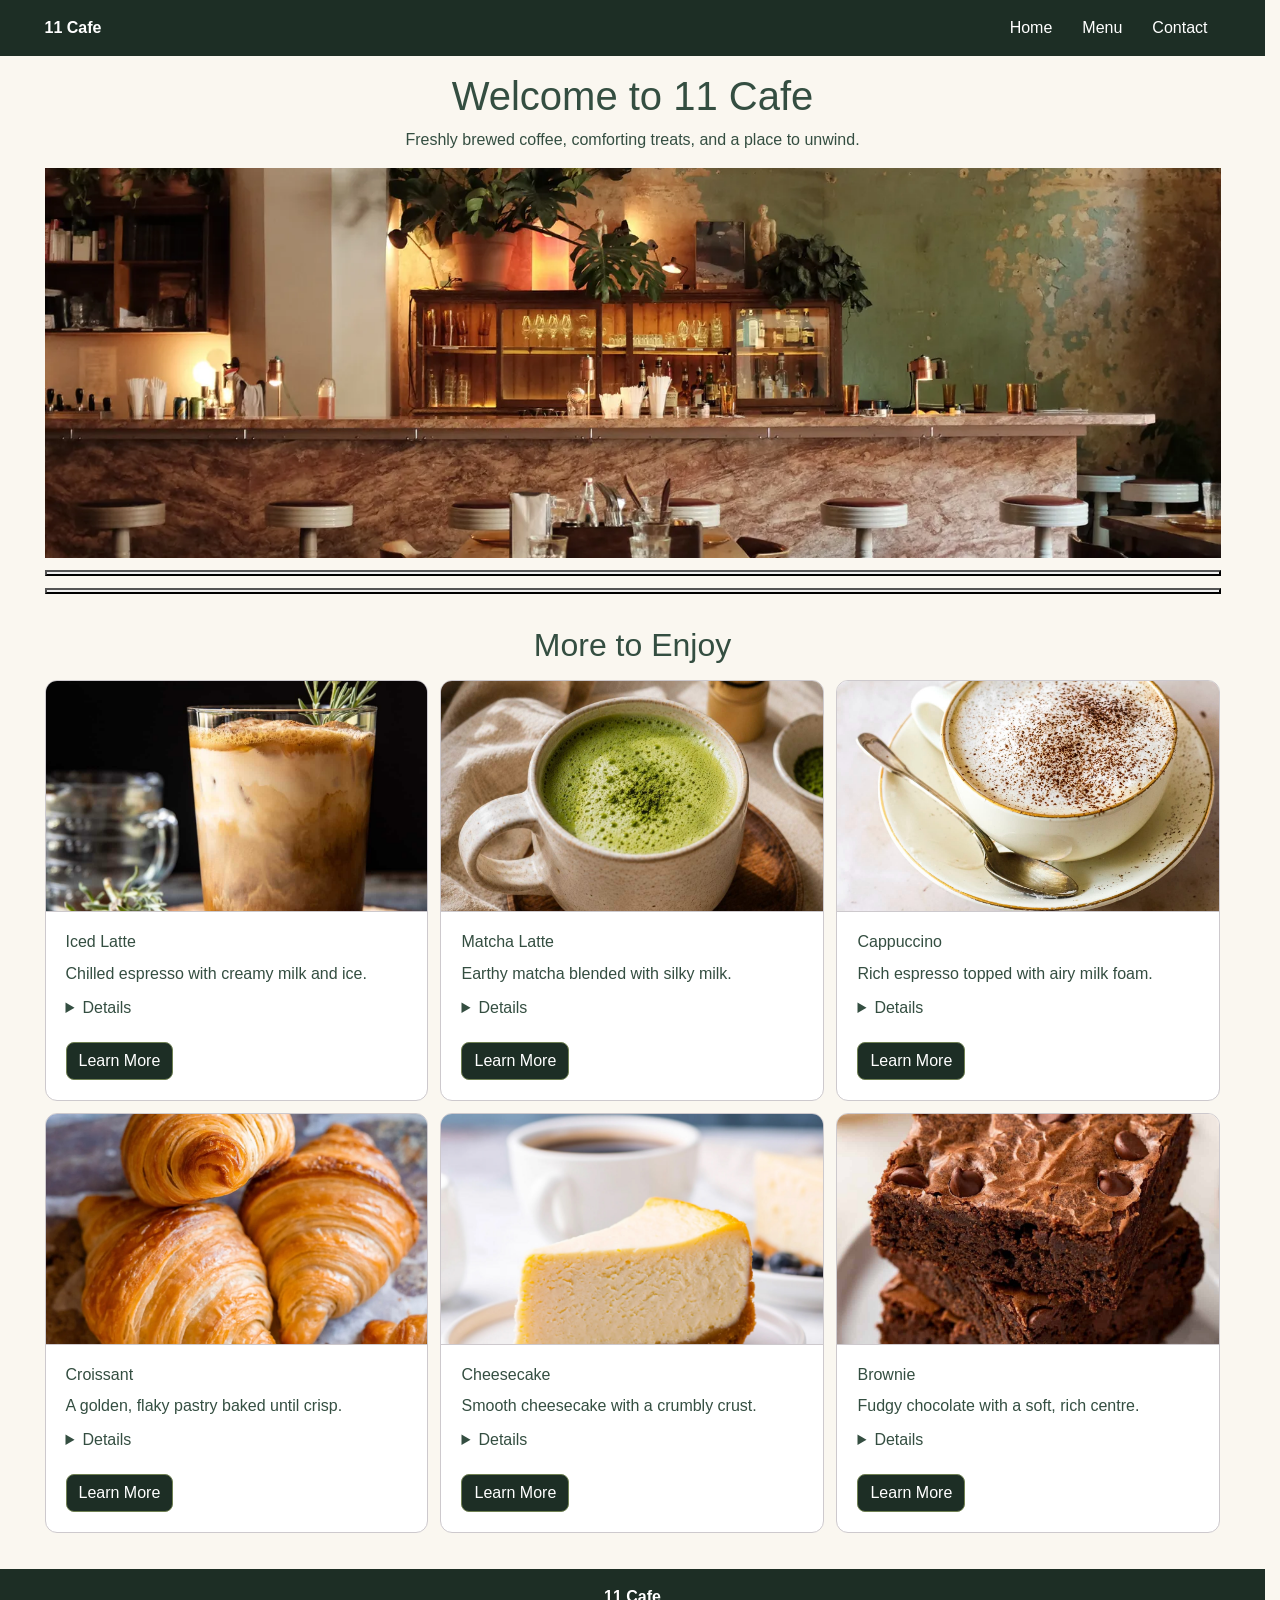
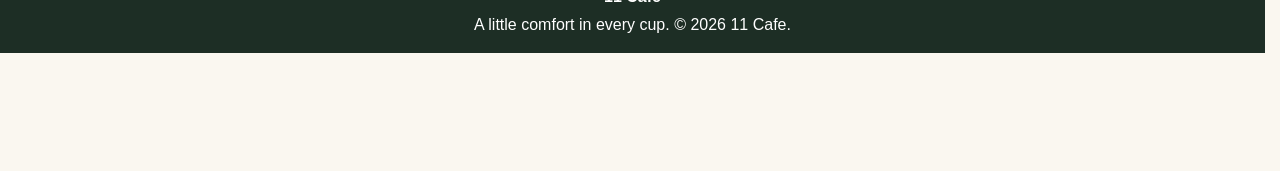
<file: index.html>
<!DOCTYPE html>
<html lang="en">
<head>
  <meta charset="UTF-8">
  <meta name="viewport" content="width=device-width, initial-scale=1">
  <title>Home | 11 Cafe</title>
  <link rel="stylesheet" href="css/bootstrap.min.css">
  <link rel="stylesheet" href="css/style.css">
</head>

<body>

  <!-- Navigation -->
  <header>
    <nav class="navbar md:navbar-expand bg-1"
         aria-label="Main navigation">
      <div class="container">
        <a class="navbar-brand fw-bold" href="index.html">
          11 Cafe
        </a>

        <button class="navbar-toggler" type="button"
          data-bs-toggle="drawer"
          data-bs-target="#siteMenu"
          aria-controls="siteMenu"
          aria-label="Open navigation menu">
          <span class="navbar-toggler-icon"></span>
        </button>

        <div class="drawer drawer-end md:drawer-static"
             id="siteMenu" tabindex="-1"
             aria-labelledby="menuTitle">

          <div class="drawer-header">
            <h2 class="drawer-title" id="menuTitle">Menu</h2>
            <button class="btn-close" type="button"
              data-bs-dismiss="drawer"
              aria-label="Close menu"></button>
          </div>

          <div class="drawer-body">
            <ul class="navbar-nav ms-auto">
              <li class="nav-item">
                <a class="nav-link active"
                   aria-current="page" href="index.html">
                  Home
                </a>
              </li>
              <li class="nav-item">
                <a class="nav-link" href="#menu">Menu</a>
              </li>
              <li class="nav-item">
                <a class="nav-link" href="contact.html">
                  Contact
                </a>
              </li>
            </ul>
          </div>
        </div>
      </div>
    </nav>
  </header>

  <main>

    <!-- Carousel Section -->
    <section class="container py-5">
      <h1 class="text-center mb-3">
        Welcome to 11 Cafe
      </h1>
      <p class="text-center mb-5">
        Freshly brewed coffee, comforting treats,
        and a place to unwind.
      </p>

      <div id="cafeCarousel" class="carousel"
           aria-label="Featured cafe images">

        <div class="carousel-inner">

          <!-- Slide 1 -->
          <div class="carousel-item active">
            <img src="images/cafe.jpg"
                 class="d-block w-100 hero-image"
                 alt="Cozy cafe atmosphere with a welcoming interior">
          </div>

          <!-- Slide 2 -->
          <div class="carousel-item">
            <img src="images/Matcha Latte.jpg"
                 class="d-block w-100 hero-image"
                 alt="Green matcha latte served in a ceramic cup">
          </div>

          <!-- Slide 3 -->
          <div class="carousel-item">
            <img src="images/Cappuccino.jpg"
                 class="d-block w-100 hero-image"
                 alt="Cappuccino topped with milk foam and cocoa powder">
          </div>

        </div>

        <button class="carousel-control-prev" type="button"
                data-bs-target="#cafeCarousel"
                data-bs-slide="prev"
                aria-label="Previous slide">
          <span class="carousel-control-prev-icon"
                aria-hidden="true"></span>
        </button>

        <button class="carousel-control-next" type="button"
                data-bs-target="#cafeCarousel"
                data-bs-slide="next"
                aria-label="Next slide">
          <span class="carousel-control-next-icon"
                aria-hidden="true"></span>
        </button>
      </div>
    </section>

    <!-- Menu Cards -->
    <section class="container py-5" id="menu"
             aria-labelledby="menuHeading">

      <h2 class="text-center mb-5" id="menuHeading">
        More to Enjoy
      </h2>

      <div class="row g-4">

        <!-- Card 1: Iced Latte -->
        <div class="col-12 md:col-6 lg:col-4">
          <article class="card h-100">
            <img src="images/Iced Latte.jpg"
                 class="card-img-top product-image"
                 alt="Iced latte in a glass">
            <div class="card-body">
              <h3 class="card-title h5">Iced Latte</h3>
              <p class="card-text">
                Chilled espresso with creamy milk and ice.
              </p>
              <div class="accordion mb-4">
                <details>
                  <summary>Details</summary>
                  <div class="accordion-body">
                    Made with espresso, fresh milk, and ice.
                    Oat milk is available.
                  </div>
                </details>
              </div>
              <button class="btn-solid theme-primary"
                      type="button"
                      data-bs-toggle="dialog"
                      data-bs-target="#productDialog1">
                Learn More
              </button>
            </div>
          </article>
        </div>

        <!-- Card 2: Matcha Latte -->
        <div class="col-12 md:col-6 lg:col-4">
          <article class="card h-100">
            <img src="images/Matcha Latte.jpg"
                 class="card-img-top product-image"
                 alt="Matcha latte in a cup">
            <div class="card-body">
              <h3 class="card-title h5">Matcha Latte</h3>
              <p class="card-text">
                Earthy matcha blended with silky milk.
              </p>
              <div class="accordion mb-4">
                <details>
                  <summary>Details</summary>
                  <div class="accordion-body">
                    Prepared with matcha powder and milk.
                    Available hot or iced.
                  </div>
                </details>
              </div>
              <button class="btn-solid theme-primary"
                      type="button"
                      data-bs-toggle="dialog"
                      data-bs-target="#productDialog2">
                Learn More
              </button>
            </div>
          </article>
        </div>

        <!-- Card 3: Cappuccino -->
        <div class="col-12 md:col-6 lg:col-4">
          <article class="card h-100">
            <img src="images/Cappuccino.jpg"
                 class="card-img-top product-image"
                 alt="Cappuccino topped with milk foam and cocoa powder">
            <div class="card-body">
              <h3 class="card-title h5">Cappuccino</h3>
              <p class="card-text">
                Rich espresso topped with airy milk foam.
              </p>
              <div class="accordion mb-4">
                <details>
                  <summary>Details</summary>
                  <div class="accordion-body">
                    Espresso, steamed milk, and foam.
                  </div>
                </details>
              </div>
              <button class="btn-solid theme-primary"
                      type="button"
                      data-bs-toggle="dialog"
                      data-bs-target="#productDialog3">
                Learn More
              </button>
            </div>
          </article>
        </div>

        <!-- Card 4: Croissant -->
        <div class="col-12 md:col-6 lg:col-4">
          <article class="card h-100">
            <img src="images/Croissant.jpg"
                 class="card-img-top product-image"
                 alt="Golden brown croissant with flaky layers">
            <div class="card-body">
              <h3 class="card-title h5">Croissant</h3>
              <p class="card-text">
                A golden, flaky pastry baked until crisp.
              </p>
              <div class="accordion mb-4">
                <details>
                  <summary>Details</summary>
                  <div class="accordion-body">
                    Made with wheat flour, butter, and milk.
                    Contains gluten and dairy.
                  </div>
                </details>
              </div>
              <button class="btn-solid theme-primary"
                      type="button"
                      data-bs-toggle="dialog"
                      data-bs-target="#productDialog4">
                Learn More
              </button>
            </div>
          </article>
        </div>

        <!-- Card 5: Cheesecake -->
        <div class="col-12 md:col-6 lg:col-4">
          <article class="card h-100">
            <img src="images/Cheesecake.jpg"
                 class="card-img-top product-image"
                 alt="Slice of creamy cheesecake on a plate">
            <div class="card-body">
              <h3 class="card-title h5">Cheesecake</h3>
              <p class="card-text">
                Smooth cheesecake with a crumbly crust.
              </p>
              <div class="accordion mb-4">
                <details>
                  <summary>Details</summary>
                  <div class="accordion-body">
                    Made with cream cheese, eggs,
                    and a biscuit crust.
                  </div>
                </details>
              </div>
              <button class="btn-solid theme-primary"
                      type="button"
                      data-bs-toggle="dialog"
                      data-bs-target="#productDialog5">
                Learn More
              </button>
            </div>
          </article>
        </div>

        <!-- Card 6: Brownie -->
        <div class="col-12 md:col-6 lg:col-4">
          <article class="card h-100">
            <img src="images/Brownie.jpg"
                 class="card-img-top product-image"
                 alt="Stack of chocolate brownies on a white plate">
            <div class="card-body">
              <h3 class="card-title h5">Brownie</h3>
              <p class="card-text">
                Fudgy chocolate with a soft, rich centre.
              </p>
              <div class="accordion mb-4">
                <details>
                  <summary>Details</summary>
                  <div class="accordion-body">
                    Made with chocolate, cocoa,
                    butter, and flour.
                  </div>
                </details>
              </div>
              <button class="btn-solid theme-primary"
                      type="button"
                      data-bs-toggle="dialog"
                      data-bs-target="#productDialog6">
                Learn More
              </button>
            </div>
          </article>
        </div>

      </div>
    </section>
  </main>

  <!-- Product Dialogs -->

  <dialog class="dialog" id="productDialog1"
          aria-labelledby="dialogTitle1">
    <div class="dialog-header">
      <h2 class="dialog-title h4" id="dialogTitle1">
        Iced Latte
      </h2>
      <button class="btn-close" type="button"
              data-bs-dismiss="dialog"
              aria-label="Close dialog"></button>
    </div>
    <div class="dialog-body">
      <p>Our iced latte combines freshly brewed espresso
         with cold milk for a smooth, refreshing drink.</p>
    </div>
    <div class="dialog-footer">
      <button class="btn-solid theme-primary" type="button"
              data-bs-dismiss="dialog">Close</button>
    </div>
  </dialog>

  <dialog class="dialog" id="productDialog2"
          aria-labelledby="dialogTitle2">
    <div class="dialog-header">
      <h2 class="dialog-title h4" id="dialogTitle2">
        Matcha Latte
      </h2>
      <button class="btn-close" type="button"
              data-bs-dismiss="dialog"
              aria-label="Close dialog"></button>
    </div>
    <div class="dialog-body">
      <p>Enjoy the gentle, grassy flavour of matcha,
         freshly whisked and blended with milk.</p>
    </div>
    <div class="dialog-footer">
      <button class="btn-solid theme-primary" type="button"
              data-bs-dismiss="dialog">Close</button>
    </div>
  </dialog>

  <dialog class="dialog" id="productDialog3"
          aria-labelledby="dialogTitle3">
    <div class="dialog-header">
      <h2 class="dialog-title h4" id="dialogTitle3">
        Cappuccino
      </h2>
      <button class="btn-close" type="button"
              data-bs-dismiss="dialog"
              aria-label="Close dialog"></button>
    </div>
    <div class="dialog-body">
      <p>A classic cappuccino balances bold espresso,
         steamed milk, and delicate foam.</p>
    </div>
    <div class="dialog-footer">
      <button class="btn-solid theme-primary" type="button"
              data-bs-dismiss="dialog">Close</button>
    </div>
  </dialog>

  <dialog class="dialog" id="productDialog4"
          aria-labelledby="dialogTitle4">
    <div class="dialog-header">
      <h2 class="dialog-title h4" id="dialogTitle4">
        Croissant
      </h2>
      <button class="btn-close" type="button"
              data-bs-dismiss="dialog"
              aria-label="Close dialog"></button>
    </div>
    <div class="dialog-body">
      <p>Our buttery croissant is a delicious companion
         to your morning coffee.</p>
    </div>
    <div class="dialog-footer">
      <button class="btn-solid theme-primary" type="button"
              data-bs-dismiss="dialog">Close</button>
    </div>
  </dialog>

  <dialog class="dialog" id="productDialog5"
          aria-labelledby="dialogTitle5">
    <div class="dialog-header">
      <h2 class="dialog-title h4" id="dialogTitle5">
        Cheesecake
      </h2>
      <button class="btn-close" type="button"
              data-bs-dismiss="dialog"
              aria-label="Close dialog"></button>
    </div>
    <div class="dialog-body">
      <p>A rich cheesecake with delicate sweetness,
         perfect for an afternoon treat.</p>
    </div>
    <div class="dialog-footer">
      <button class="btn-solid theme-primary" type="button"
              data-bs-dismiss="dialog">Close</button>
    </div>
  </dialog>

  <dialog class="dialog" id="productDialog6"
          aria-labelledby="dialogTitle6">
    <div class="dialog-header">
      <h2 class="dialog-title h4" id="dialogTitle6">
        Brownie
      </h2>
      <button class="btn-close" type="button"
              data-bs-dismiss="dialog"
              aria-label="Close dialog"></button>
    </div>
    <div class="dialog-body">
      <p>A chocolate lover's favourite:
         a dense brownie with deep cocoa flavour.</p>
    </div>
    <div class="dialog-footer">
      <button class="btn-solid theme-primary" type="button"
              data-bs-dismiss="dialog">Close</button>
    </div>
  </dialog>

  <!-- Footer -->
  <footer class="bg-1 py-5 mt-6">
    <div class="container text-center">
      <p class="mb-1 fw-bold">11 Cafe</p>
      <p class="mb-0">
        A little comfort in every cup. © 2026 11 Cafe.
      </p>
    </div>
  </footer>

  <script type="module"
          src="js/bootstrap.bundle.min.js"></script>
</body>
</html>
</file>
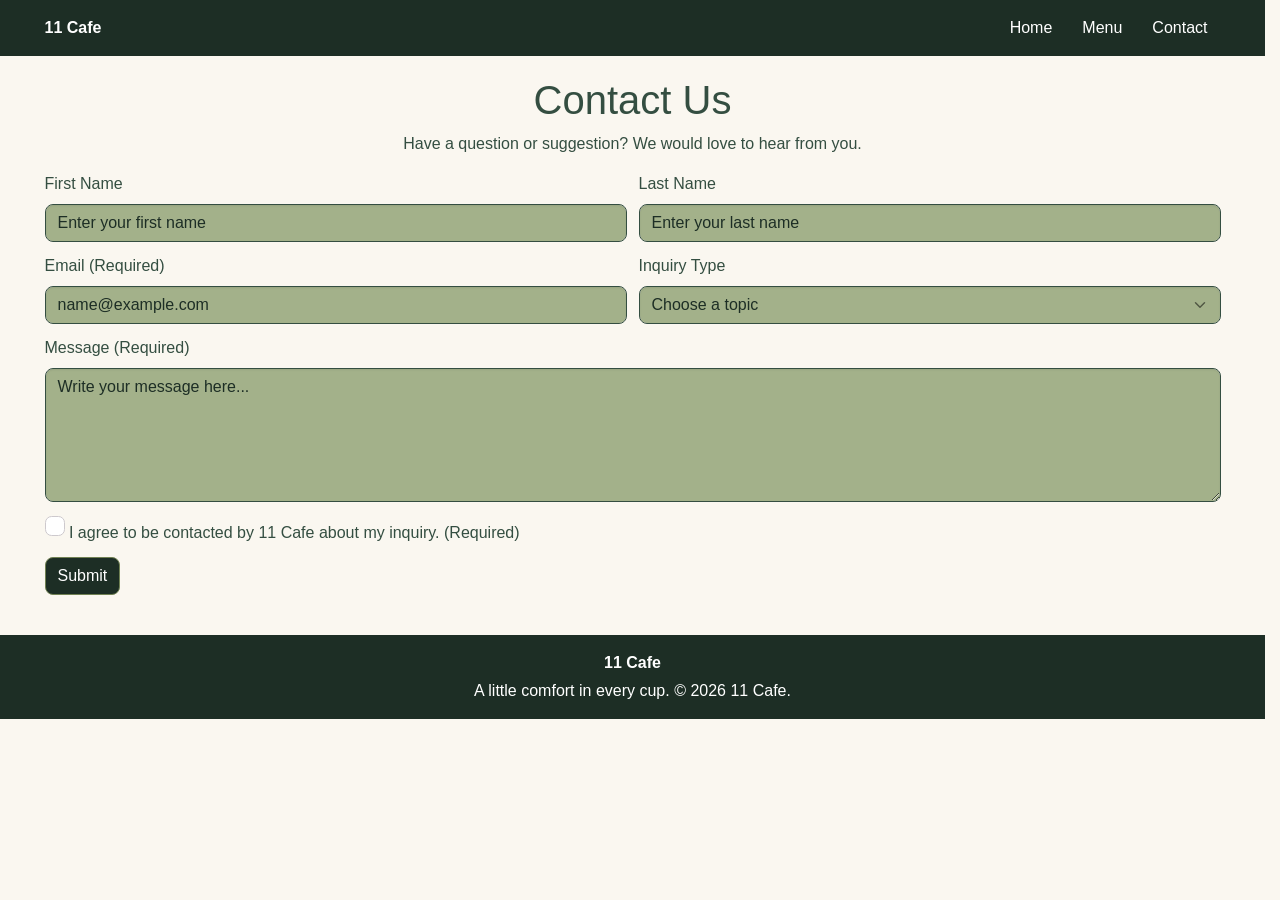
<file: contact.html>
<!DOCTYPE html>
<html lang="en">
<head>
  <meta charset="UTF-8">
  <meta name="viewport" content="width=device-width, initial-scale=1">
  <title>Contact | 11 Cafe</title>
  <link rel="stylesheet" href="css/bootstrap.min.css">
  <link rel="stylesheet" href="css/style.css">
</head>

<body>

  <!-- Navigation -->
  <header>
    <nav class="navbar md:navbar-expand bg-1"
         aria-label="Main navigation">
      <div class="container">
        <a class="navbar-brand fw-bold" href="index.html">
          11 Cafe
        </a>

        <button class="navbar-toggler" type="button"
          data-bs-toggle="drawer"
          data-bs-target="#siteMenu"
          aria-controls="siteMenu"
          aria-label="Open navigation menu">
          <span class="navbar-toggler-icon"></span>
        </button>

        <div class="drawer drawer-end md:drawer-static"
             id="siteMenu" tabindex="-1"
             aria-labelledby="menuTitle">

          <div class="drawer-header">
            <h2 class="drawer-title" id="menuTitle">Menu</h2>
            <button class="btn-close" type="button"
              data-bs-dismiss="drawer"
              aria-label="Close menu"></button>
          </div>

          <div class="drawer-body">
            <ul class="navbar-nav ms-auto">
              <li class="nav-item">
                <a class="nav-link" href="index.html">
                  Home
                </a>
              </li>
              <li class="nav-item">
                <a class="nav-link" href="index.html#menu">
                  Menu
                </a>
              </li>
              <li class="nav-item">
                <a class="nav-link active"
                   aria-current="page" href="contact.html">
                  Contact
                </a>
              </li>
            </ul>
          </div>

        </div>
      </div>
    </nav>
  </header>

  <!-- Contact Section -->
  <main class="container py-6">

    <h1 class="text-center mb-3">Contact Us</h1>

    <p class="text-center mb-5">
      Have a question or suggestion?
      We would love to hear from you.
    </p>

    <!-- Contact Form -->
    <form action="#" method="get">

      <div class="row g-4">

        <!-- First Name -->
        <div class="col-12 md:col-6">
          <div class="form-field">
            <label for="firstName">First Name</label>
            <input class="form-control"
                   type="text"
                   id="firstName"
                   name="firstName"
                   placeholder="Enter your first name"
                   required>
          </div>
        </div>

        <!-- Last Name -->
        <div class="col-12 md:col-6">
          <div class="form-field">
            <label for="lastName">Last Name</label>
            <input class="form-control"
                   type="text"
                   id="lastName"
                   name="lastName"
                   placeholder="Enter your last name"
                   required>
          </div>
        </div>

        <!-- Email -->
        <div class="col-12 md:col-6">
          <div class="form-field">
            <label for="email">Email (Required)</label>
            <input class="form-control"
                   type="email"
                   id="email"
                   name="email"
                   placeholder="name@example.com"
                   required>
          </div>
        </div>

        <!-- Inquiry Type -->
        <div class="col-12 md:col-6">
          <div class="form-field">
            <label for="inquiry">Inquiry Type</label>
            <select class="form-control"
                    id="inquiry"
                    name="inquiry"
                    required>
              <option value="">Choose a topic</option>
              <option value="menu">Menu Question</option>
              <option value="feedback">Feedback</option>
              <option value="general">General Inquiry</option>
            </select>
          </div>
        </div>

        <!-- Message -->
        <div class="col-12">
          <div class="form-field">
            <label for="message">Message (Required)</label>
            <textarea class="form-control"
                      id="message"
                      name="message"
                      rows="5"
                      placeholder="Write your message here..."
                      required></textarea>
          </div>
        </div>

        <!-- Consent Checkbox -->
        <div class="col-12">
          <div>
            <input class="check"
                   type="checkbox"
                   id="consent"
                   name="consent"
                   required>
            <label for="consent">
              I agree to be contacted by 11 Cafe about my inquiry. (Required)
            </label>
          </div>
        </div>

        <!-- Submit Button -->
        <div class="col-12">
          <button class="btn-solid theme-primary"
                  type="submit">
            Submit
          </button>
        </div>

      </div>
    </form>

  </main>

  <!-- Footer -->
  <footer class="bg-1 py-5 mt-6">
    <div class="container text-center">
      <p class="mb-1 fw-bold">11 Cafe</p>
      <p class="mb-0">
        A little comfort in every cup. © 2026 11 Cafe.
      </p>
    </div>
  </footer>

  <script type="module"
          src="js/bootstrap.bundle.min.js"></script>

</body>
</html>
</file>
<file: css/style.css>
:root {
  --bs-primary-base: #91a373;
  --bs-primary-fg: #1d2e25;
  --bs-primary-bg: #708153;
}
body { background-color: #FAF7F0; color: #344E41; }
.bg-1 { background-color: #1d2e25; }
.navbar-brand, .navbar .nav-link { color: #FFFFFF; }
.navbar .nav-link:hover { color: #A3B18A; }
main h1, main h2, main h3, main p { color: #344E41; }
.card { background-color: #FFFFFF; color: #344E41; }
.btn-solid.theme-primary {
  background-color: #1d2e25;
  color: #FFFFFF;
}
.hero-image {
  height: clamp(220px, 35vw, 390px);
  object-fit: cover;
}
.product-image {
  height: 230px;
  object-fit: cover;
}
footer, footer p { color: #FFFFFF; }
.form-control {
  background-color: #A3B18A;
  color: #1d2e25;
  border-color: #344E41;
}
.form-control::placeholder { color: #1d2e25; }
</file>
